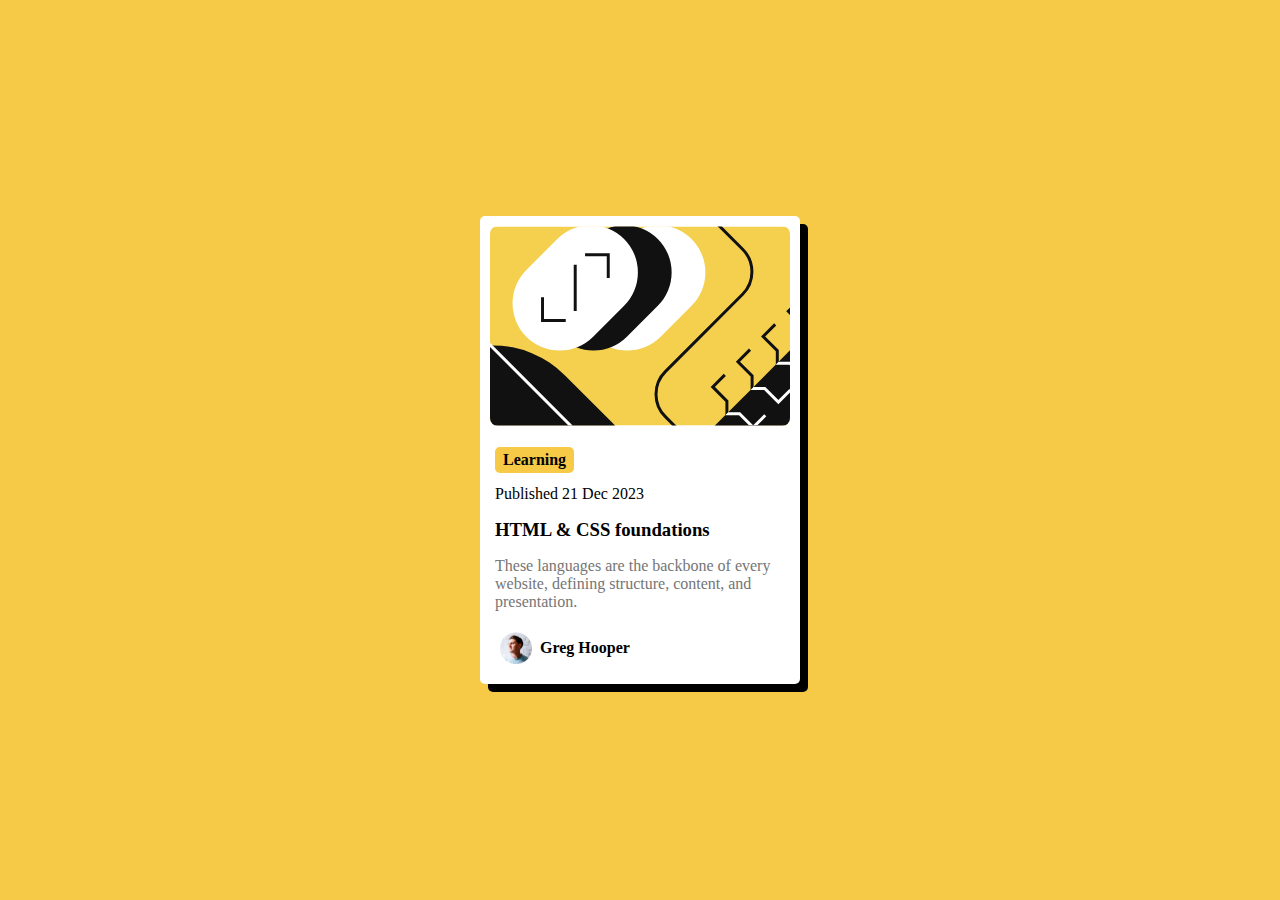
<file: index.html>
<!DOCTYPE html>
<html lang="en">
<head>
    <meta charset="UTF-8">
    <meta name="viewport" content="width=device-width, initial-scale=1.0">
    <title>Document</title>
    <link rel="stylesheet" href="index.css">
</head>
<body>
    <div class="main">
        <img class ="img1" src="Images/illustration-article.svg" alt="Main">
        <div class="card-content">
            <span class="btn">Learning</span>
            <p class="date">Published 21 Dec 2023</p>
            <h3 class="card-title">HTML & CSS foundations</h3>
            <div class="card-desc">
                <p>These languages are the backbone of every website, defining structure, content, and presentation.</p>
            </div>
            <div class="card-author">
                <img class="author-photo" src="Images/image-avatar.webp" alt="">
                <p class="Greg">Greg Hooper</p>
            </div>
        </div>
    </div>
</body>
</html>
</file>
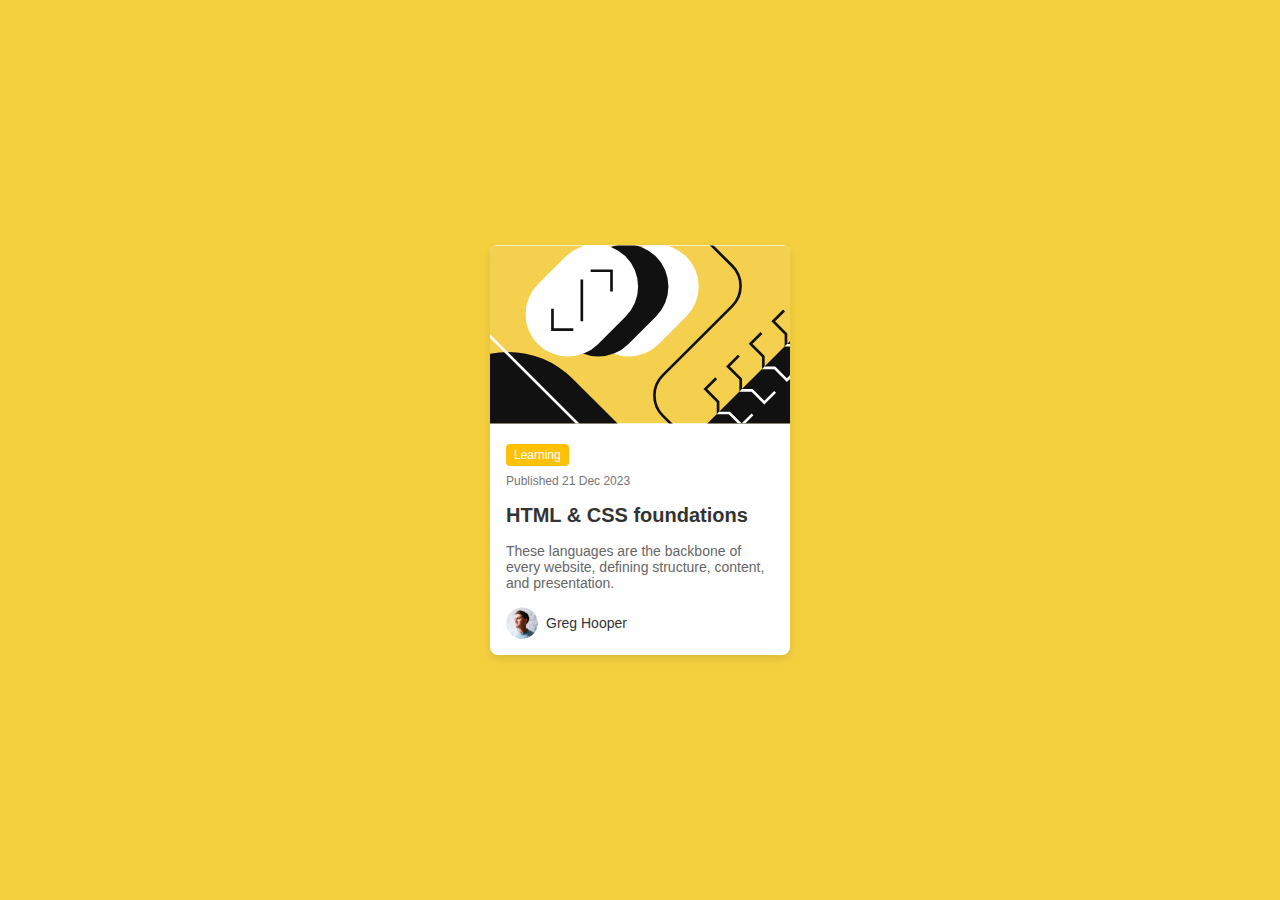
<file: demo.html>
<!DOCTYPE html>
<html lang="en">
<head>
    <meta charset="UTF-8">
    <meta name="viewport" content="width=device-width, initial-scale=1.0">
    <title>HTML & CSS Card Design</title>
    <link rel="stylesheet" href="styles.css">
</head>
<body>
    <div class="card">
        <img src="Images/illustration-article.svg" alt="Graphic" class="card-image">
        <div class="card-content">
            <span class="card-category">Learning</span>
            <span class="card-date">Published 21 Dec 2023</span>
            <h2 class="card-title">HTML & CSS foundations</h2>
            <p class="card-description">These languages are the backbone of every website, defining structure, content, and presentation.</p>
            <div class="card-author">
                <img src="Images/image-avatar.webp" alt="Author Photo" class="author-photo">
                <span class="author-name">Greg Hooper</span>
            </div>
        </div>
    </div>
</body>
</html>
</file>
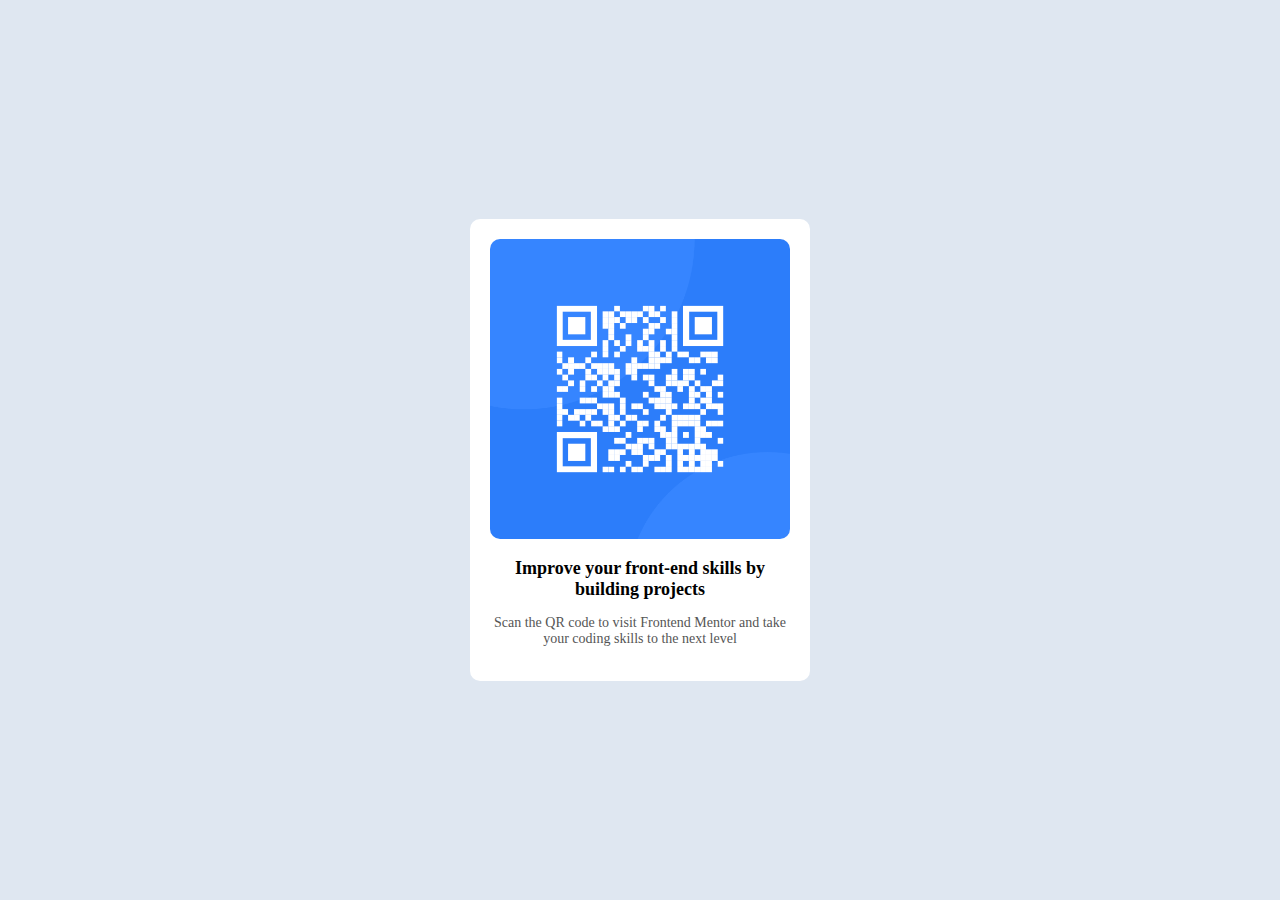
<file: qr.html>
<!DOCTYPE html>
<html lang="en">
<head>
    <meta charset="UTF-8">
    <meta name="viewport" content="width=device-width, initial-scale=1.0">
    <title>QR</title>
    <link rel="stylesheet" href="qr.css">
</head>
<body>

        <div class="qrImage">
            <img src="image-qr-code.png" alt="qr">
            <h2>Improve your front-end skills by building projects</h2>
            <p>Scan the QR code to visit Frontend Mentor and take your coding skills to the next level</p>
        </div>
</body>
</html>
</file>
<file: index.css>
*{
    padding: 0;
    margin: 0;
}
body{
    background-color: #f6ca47;
    display: flex;
    justify-content: center;
    align-items: center;
    height: 100vh
}
.main{
    width: 300px;
    background-color: white;
    box-shadow: 8px 8px;
    border-radius: 5px;
    overflow: hidden;
    padding: 10px;
}
.img1{
    border-radius: .5rem;
    max-width: 100%;
    height: 200px;
    object-fit: cover;
}
.card-content{
    padding: 5px;
}
.btn{
    background-color: #f6ca47;
    padding: 4px 8px;
    border-radius: 5px;
    text-align: center;
    margin-top: 12px;
    display: inline-block;
    font-weight: bold;
}
.date{
    margin-top: 12px;
    margin-bottom: 10px;
    
}
.card-title{
    margin-top: 16px;
    margin-bottom: 16px;
}
.card-desc{
    color: #757575;
}
.card-author{
    display: flex;
    align-items: center;
    margin-top: 16px;
    padding: 5px;
}
.author-photo{
    width: 32px;
    margin-right: 8px;
}
.Greg{
    font-weight: bold;
}
</file>
<file: styles.css>
body {
    background-color: #F4D03F;
    display: flex;
    justify-content: center;
    align-items: center;
    height: 100vh;
    margin: 0;
}

.card {
    background-color: white;
    border-radius: 8px;
    box-shadow: 0 4px 8px rgba(0, 0, 0, 0.1);
    overflow: hidden;
    width: 300px;
    font-family: Arial, sans-serif;
}

.card-image {
    width: 100%;
    height: auto;
}

.card-content {
    padding: 16px;
}

.card-category {
    background-color: #FFC107;
    color: white;
    padding: 4px 8px;
    border-radius: 4px;
    font-size: 12px;
    margin-bottom: 8px;
    display: inline-block;
}

.card-date {
    font-size: 12px;
    color: #757575;
    margin-bottom: 16px;
    display: block;
}

.card-title {
    font-size: 20px;
    color: #333;
    margin: 0 0 16px;
}

.card-description {
    font-size: 14px;
    color: #666;
    margin: 0 0 16px;
}

.card-author {
    display: flex;
    align-items: center;
}

.author-photo {
    width: 32px;
    height: 32px;
    border-radius: 50%;
    margin-right: 8px;
}

.author-name {
    font-size: 14px;
    color: #333;
}
</file>
<file: qr.css>
body, html{
    margin: 0;
    height: 100%;
    display: flex;
    justify-content: center;
    align-items: center;
    background-color: #dfe7f1;
}
.qrImage{
    width: 300px;
    border-radius: 10px;
    background-color: white;
    text-align: center;
    padding: 20px;
}
.qrImage img{
    width: 100%;
    border-radius: 10px;
}
.qrImage h2 {
    font-size: 18px;

}
.qrImage p{
    font-size: 14px;
    color: #555;
}
@media (min-width: 600px) {
    .card {
        width: 80%;
    }
}
@media (min-width: 900px) {
    .card {
        width: 60%;
    }
}
</file>
